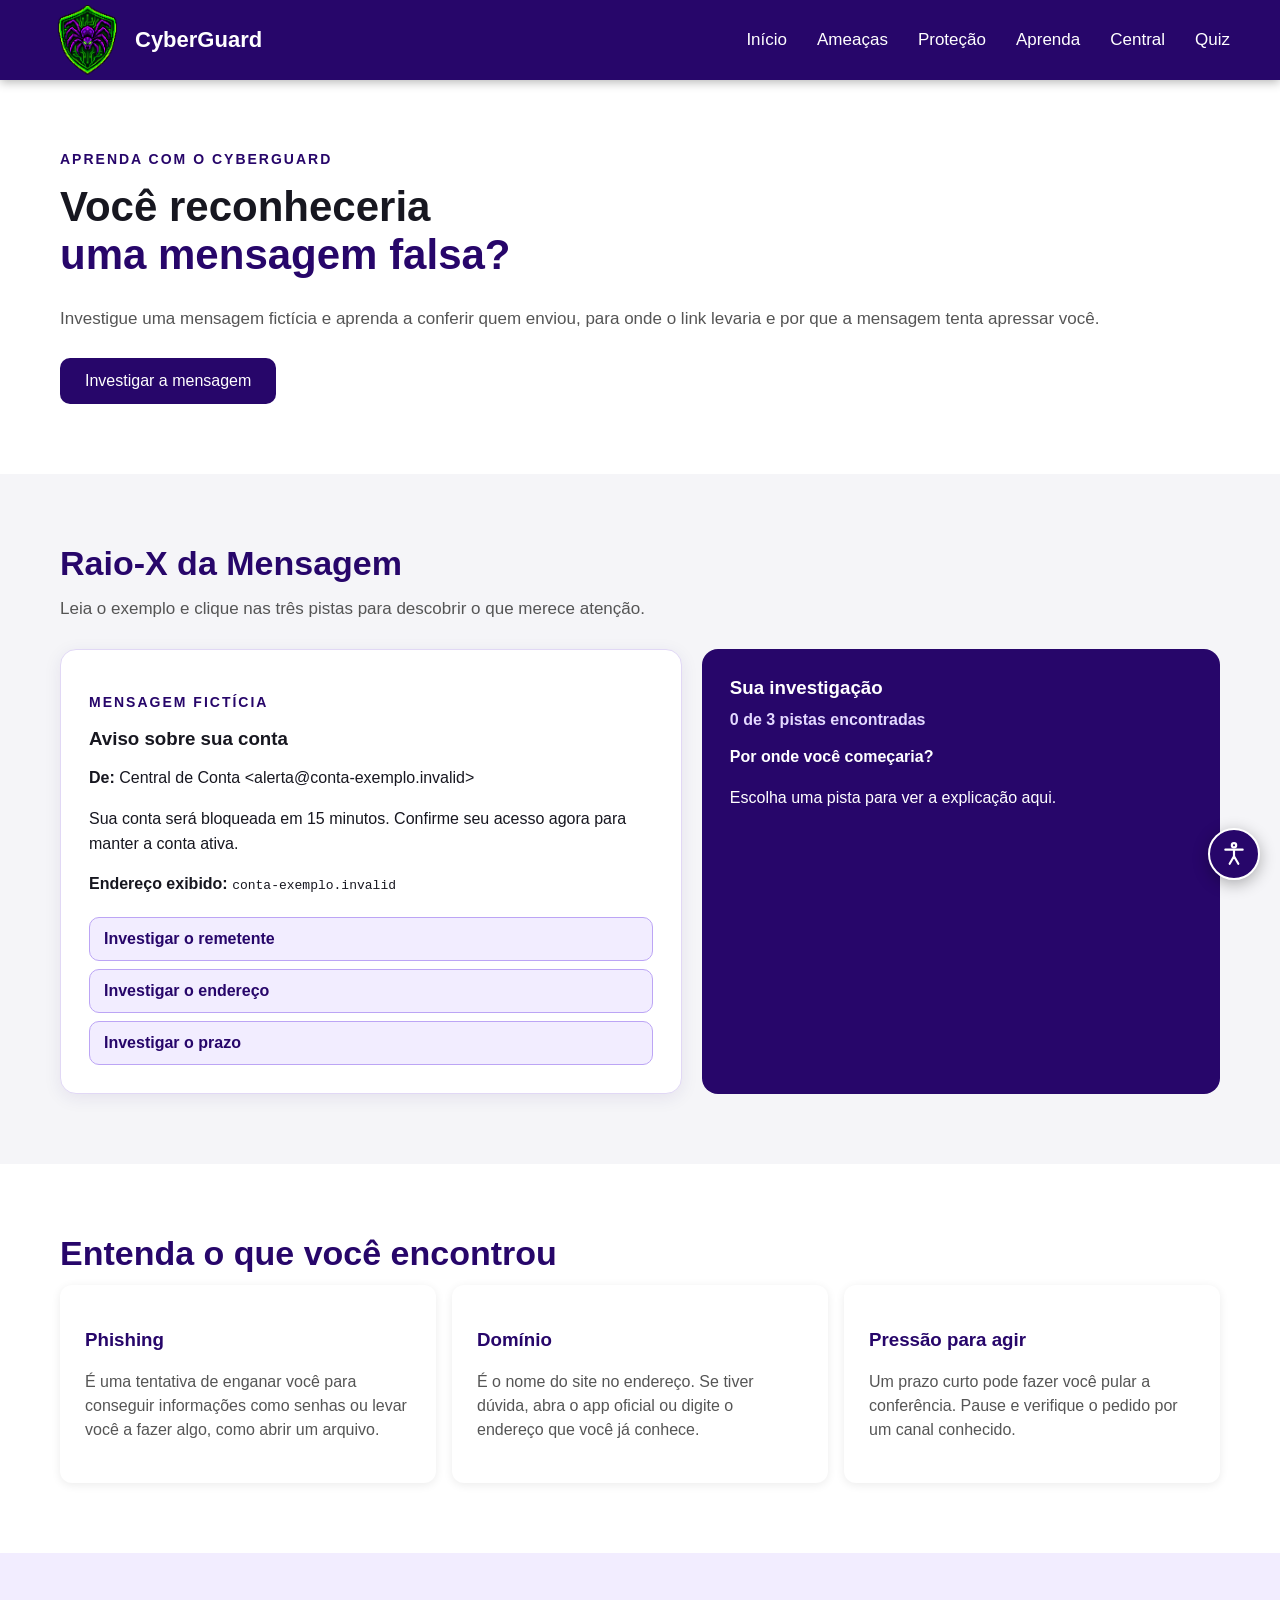
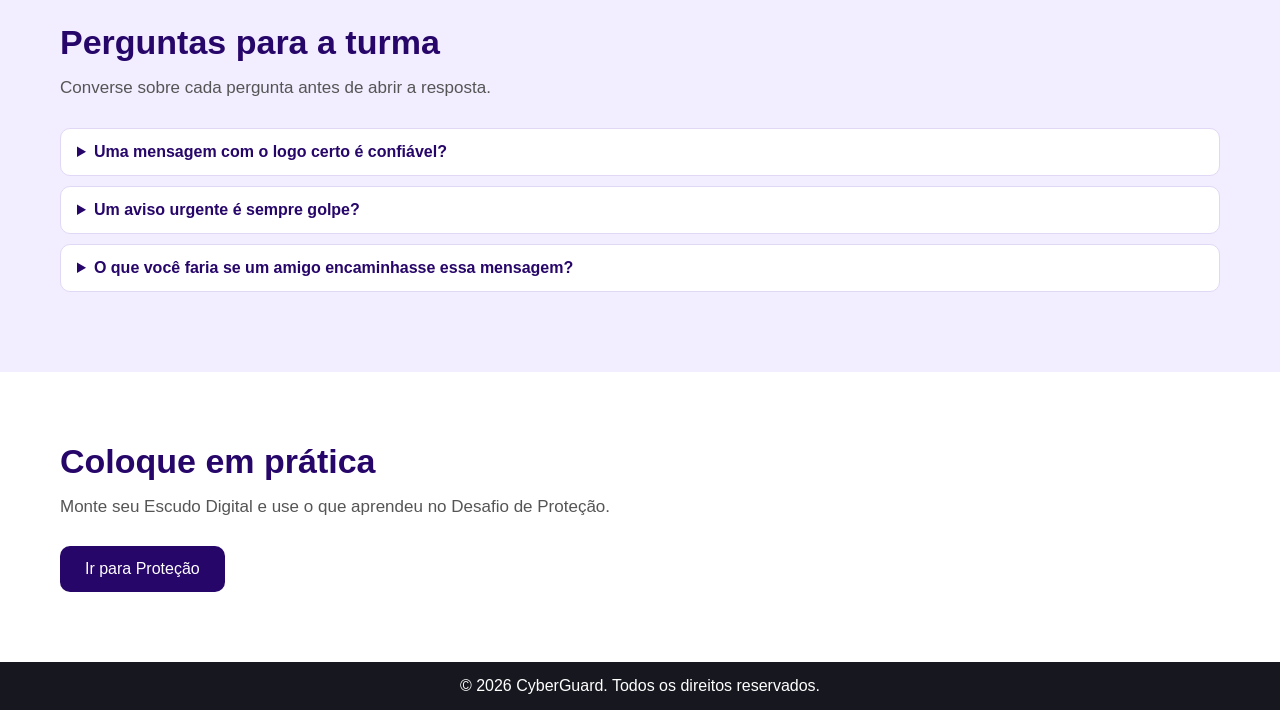
<file: src/aprenda.html>
<!DOCTYPE html>
<html lang="pt-BR">
<head>
    <meta charset="UTF-8">
    <meta name="viewport" content="width=device-width, initial-scale=1.0">
    <title>Aprenda sobre Segurança Digital | CyberGuard</title>
    <link rel="icon" type="image/png" href="imagens/logo.png">
    <link rel="stylesheet" href="../style.css">

    <style>
        .aprenda {
            --roxo: #27066a;
            --roxo-escuro: #1d054f;
            --lilas: #bca5f5;
            --lilas-claro: #f2edff;
        }

        .aprenda .botao-principal:hover,
        .aprenda .botao-principal:focus-visible {
            background-color: var(--roxo-escuro);
            color: #fff;
        }

        .aprenda :is(a, button, summary):focus-visible {
            outline: 3px solid var(--roxo);
            outline-offset: 4px;
        }

        .aprenda-secao {
            padding: clamp(32px, 6vw, 70px) clamp(20px, 5vw, 50px);
        }

        .aprenda-secao > .conteudo {
            max-width: 1160px;
            margin-inline: auto;
        }

        .aprenda-secao h2 {
            color: var(--roxo);
            margin: 0 0 12px;
            font-size: clamp(24px, 4vw, 34px);
        }

        .aprenda-secao .texto-introducao {
            margin-top: 0;
        }

        .aprenda .raio-x {
            background: #f5f5f8;
        }

        .aprenda .laboratorio {
            display: grid;
            grid-template-columns: 1.2fr 1fr;
            gap: 20px;
            align-items: stretch;
        }

        .aprenda .mensagem,
        .aprenda .analise {
            padding: clamp(18px, 3vw, 28px);
            border-radius: 16px;
            min-width: 0;
        }

        .aprenda .mensagem {
            background: #fff;
            border: 1px solid #e1d8f5;
            box-shadow: 0 4px 18px rgba(39, 6, 106, .08);
        }

        .aprenda .mensagem h3,
        .aprenda .analise h3 {
            margin: 0 0 12px;
        }

        .aprenda .mensagem p,
        .aprenda .analise p {
            line-height: 1.55;
        }

        .aprenda .mensagem p {
            overflow-wrap: anywhere;
        }

        .aprenda .pistas {
            display: grid;
            gap: 8px;
            margin-top: 20px;
        }

        .aprenda .pista,
        .aprenda .reiniciar {
            font: inherit;
            cursor: pointer;
        }

        .aprenda .pista {
            min-height: 44px;
            padding: 10px 14px;
            border: 1px solid var(--lilas);
            border-radius: 10px;
            background: var(--lilas-claro);
            color: var(--roxo);
            text-align: left;
            font-weight: 700;
            transition: background-color .18s ease, transform .18s ease;
        }

        .aprenda .pista:hover,
        .aprenda .pista[aria-pressed="true"] {
            background: var(--roxo-escuro);
            color: #fff;
        }

        .aprenda .pista:hover {
            transform: translateY(-2px);
        }

        .aprenda .analise {
            background: var(--roxo);
            color: #fff;
        }

        .aprenda .contador {
            display: block;
            margin-bottom: 14px;
            color: #e3d8ff;
            font-weight: 700;
        }

        .aprenda .reiniciar {
            min-height: 44px;
            padding: 8px 14px;
            margin-top: 8px;
            border: 1px solid var(--lilas);
            border-radius: 10px;
            background: transparent;
            color: #fff;
        }

        .aprenda .reiniciar:hover {
            background: var(--roxo-escuro);
        }

        .aprenda .reiniciar:focus-visible {
            outline-color: #fff;
        }

        .aprenda .conceitos {
            display: grid;
            grid-template-columns: repeat(3, minmax(0, 1fr));
            gap: 16px;
        }

        .aprenda .conceitos .cartao:hover {
            transform: none;
        }

        .aprenda .perguntas {
            background: var(--lilas-claro);
        }

        .aprenda details {
            margin-block: 10px;
            padding: 0 16px;
            border: 1px solid #e1d8f5;
            border-radius: 10px;
            background: #fff;
        }

        .aprenda summary {
            padding: 14px 0;
            color: var(--roxo);
            font-weight: 700;
            cursor: pointer;
        }

        .aprenda details p {
            margin: 0 0 16px;
            line-height: 1.6;
        }

        .aprenda [hidden] {
            display: none;
        }

        @media (max-width: 760px) {
            .aprenda .laboratorio,
            .aprenda .conceitos {
                grid-template-columns: 1fr;
            }
        }

        @media (prefers-reduced-motion: reduce) {
            .aprenda .pista,
            .aprenda .botao-principal {
                transition: none;
            }

            .aprenda .pista:hover {
                transform: none;
            }
        }

        /* Cores compartilhadas com os temas de acessibilidade do site. */
        :is([data-tema="escuro"], [data-tema="contraste"]) .aprenda {
            --roxo: var(--primaria);
            --roxo-escuro: var(--primaria);
            --lilas: var(--borda);
            --lilas-claro: var(--superficie-alt);
        }

        :is([data-tema="escuro"], [data-tema="contraste"]) .aprenda .raio-x {
            background: var(--superficie-alt);
        }

        :is([data-tema="escuro"], [data-tema="contraste"]) .aprenda
            :is(.mensagem, .analise, details) {
            background: var(--superficie);
            color: var(--texto);
            border: 1px solid var(--borda);
        }

        :is([data-tema="escuro"], [data-tema="contraste"]) .aprenda .mensagem {
            box-shadow: var(--sombra);
        }

        :is([data-tema="escuro"], [data-tema="contraste"]) .aprenda .contador {
            color: var(--texto-suave);
        }

        :is([data-tema="escuro"], [data-tema="contraste"]) .aprenda .reiniciar {
            color: var(--texto);
        }

        :is([data-tema="escuro"], [data-tema="contraste"]) .aprenda
            :is(.botao-principal:hover, .botao-principal:focus-visible,
                .pista:hover, .pista[aria-pressed="true"], .reiniciar:hover) {
            background: var(--primaria);
            color: var(--fundo);
        }

        :is([data-tema="escuro"], [data-tema="contraste"]) .aprenda .reiniciar:focus-visible {
            outline-color: var(--primaria);
        }
    </style>
</head>

<body>
    <header>
        <nav class="menu-principal" aria-label="Menu principal">
            <div class="marca">
                <img src="imagens/logo.png" alt="" class="logo">
                <span class="nome-marca">CyberGuard</span>
            </div>

            <ul class="links-menu">
                <li><a href="../index.html#inicio">Início</a></li>
                <li><a href="ameacas.html#ameacas">Ameaças</a></li>
                <li><a href="protecao.html#protecao">Proteção</a></li>
                <li><a href="#aprenda" aria-current="page">Aprenda</a></li>
                <li><a href="central.html#central">Central</a></li>
                <li><a href="quiz.html#quiz">Quiz</a></li>
            </ul>
        </nav>
    </header>

    <main class="aprenda" id="aprenda">
        <section class="aprenda-secao" aria-labelledby="titulo-aprenda">
            <div class="conteudo">
                <span class="etiqueta-secao">APRENDA COM O CYBERGUARD</span>
                <h1 id="titulo-aprenda" class="titulo-principal">
                    Você reconheceria <span>uma mensagem falsa?</span>
                </h1>
                <p class="texto-introducao">
                    Investigue uma mensagem fictícia e aprenda a conferir quem enviou,
                    para onde o link levaria e por que a mensagem tenta apressar você.
                </p>
                <a class="botao-principal" href="#raio-x">Investigar a mensagem</a>
            </div>
        </section>

        <section class="aprenda-secao raio-x" id="raio-x" aria-labelledby="titulo-raio-x">
            <div class="conteudo">
                <h2 id="titulo-raio-x">Raio-X da Mensagem</h2>
                <p class="texto-introducao">
                    Leia o exemplo e clique nas três pistas para descobrir o que merece atenção.
                </p>

                <div class="laboratorio">
                    <article class="mensagem" aria-labelledby="titulo-mensagem">
                        <p class="etiqueta-secao">MENSAGEM FICTÍCIA</p>
                        <h3 id="titulo-mensagem">Aviso sobre sua conta</h3>
                        <p><strong>De:</strong> Central de Conta &lt;alerta@conta-exemplo.invalid&gt;</p>
                        <p>
                            Sua conta será bloqueada em 15 minutos. Confirme seu acesso
                            agora para manter a conta ativa.
                        </p>
                        <p><strong>Endereço exibido:</strong> <code>conta-exemplo.invalid</code></p>

                        <div class="pistas" role="group" aria-label="Pistas da mensagem" hidden>
                            <button class="pista" type="button" data-pista="remetente" aria-pressed="false">
                                Investigar o remetente
                            </button>
                            <button class="pista" type="button" data-pista="endereco" aria-pressed="false">
                                Investigar o endereço
                            </button>
                            <button class="pista" type="button" data-pista="urgencia" aria-pressed="false">
                                Investigar o prazo
                            </button>
                        </div>
                    </article>

                    <article class="analise" aria-labelledby="titulo-analise">
                        <h3 id="titulo-analise">Sua investigação</h3>
                        <div role="status" aria-atomic="true">
                            <span class="contador" id="contador-pistas">0 de 3 pistas encontradas</span>
                            <p><strong id="nome-pista">Por onde você começaria?</strong></p>
                            <p id="descricao-pista">Escolha uma pista para ver a explicação aqui.</p>
                        </div>
                        <button class="reiniciar" type="button" id="reiniciar-analise" hidden>
                            Recomeçar análise
                        </button>
                    </article>
                </div>

                <noscript>
                    <p>
                        As três pistas são o endereço do remetente, o domínio exibido e
                        o prazo de 15 minutos. Diante de um aviso inesperado, confira pelo
                        aplicativo ou site oficial.
                    </p>
                </noscript>
            </div>
        </section>

        <section class="aprenda-secao" aria-labelledby="titulo-conceitos">
            <div class="conteudo">
                <h2 id="titulo-conceitos">Entenda o que você encontrou</h2>
                <div class="conceitos">
                    <article class="cartao">
                        <h3>Phishing</h3>
                        <p>
                            É uma tentativa de enganar você para conseguir informações como
                            senhas ou levar você a fazer algo, como abrir um arquivo.
                        </p>
                    </article>
                    <article class="cartao">
                        <h3>Domínio</h3>
                        <p>
                            É o nome do site no endereço. Se tiver dúvida, abra o app
                            oficial ou digite o endereço que você já conhece.
                        </p>
                    </article>
                    <article class="cartao">
                        <h3>Pressão para agir</h3>
                        <p>
                            Um prazo curto pode fazer você pular a conferência.
                            Pause e verifique o pedido por um canal conhecido.
                        </p>
                    </article>
                </div>
            </div>
        </section>

        <section class="aprenda-secao perguntas" aria-labelledby="titulo-perguntas">
            <div class="conteudo">
                <h2 id="titulo-perguntas">Perguntas para a turma</h2>
                <p class="texto-introducao">
                    Converse sobre cada pergunta antes de abrir a resposta.
                </p>

                <details>
                    <summary>Uma mensagem com o logo certo é confiável?</summary>
                    <p>
                        Uma imagem do logo pode ser copiada. Confira o endereço do
                        remetente e procure o aviso pelo canal oficial.
                    </p>
                </details>

                <details>
                    <summary>Um aviso urgente é sempre golpe?</summary>
                    <p>
                        Avisos legítimos também podem ser urgentes. Abra o app ou site
                        oficial por conta própria e veja se o aviso aparece lá.
                    </p>
                </details>

                <details>
                    <summary>O que você faria se um amigo encaminhasse essa mensagem?</summary>
                    <p>
                        Eu conferiria o aviso pelo canal oficial antes de repassar e
                        avisaria o amigo de que a mensagem merece uma checagem.
                    </p>
                </details>
            </div>
        </section>

        <section class="aprenda-secao" aria-labelledby="titulo-pratica">
            <div class="conteudo">
                <h2 id="titulo-pratica">Coloque em prática</h2>
                <p class="texto-introducao">
                    Monte seu Escudo Digital e use o que aprendeu no Desafio de Proteção.
                </p>
                <a class="botao-principal" href="protecao.html#protecao">Ir para Proteção</a>
            </div>
        </section>
    </main>

    <footer class="rodape">
        <p>&copy; <span id="ano-copyright"></span> CyberGuard. Todos os direitos reservados.</p>
    </footer>

    <script src="../app.js"></script>
    <script>
        (() => {
            const explicacoes = {
                remetente: {
                    titulo: "Confira o endereço do remetente",
                    texto: "O nome “Central de Conta” pode ser escolhido por quem envia. Confira o endereço completo e procure o aviso pelo canal oficial."
                },
                endereco: {
                    titulo: "Confira o domínio",
                    texto: "Um endereço parecido com o oficial pode confundir. Neste exemplo, o domínio é fictício. Na vida real, abra o aplicativo oficial por conta própria."
                },
                urgencia: {
                    titulo: "Desconfie da pressão para agir",
                    texto: "O prazo de 15 minutos tenta fazer você agir sem conferir. Mesmo que pareça urgente, verifique o aviso por um canal que você já conhece."
                }
            };

            const grupo = document.querySelector(".aprenda .pistas");
            const botoes = grupo.querySelectorAll("button[data-pista]");
            const contador = document.getElementById("contador-pistas");
            const nome = document.getElementById("nome-pista");
            const descricao = document.getElementById("descricao-pista");
            const reiniciar = document.getElementById("reiniciar-analise");
            const encontradas = new Set();

            botoes.forEach(botao => {
                botao.addEventListener("click", () => {
                    const pista = botao.dataset.pista;
                    encontradas.add(pista);

                    botoes.forEach(opcao => {
                        opcao.setAttribute("aria-pressed", String(opcao === botao));
                    });

                    contador.textContent = `${encontradas.size} de ${botoes.length} pistas encontradas`;
                    nome.textContent = explicacoes[pista].titulo;
                    descricao.textContent = explicacoes[pista].texto;

                    if (encontradas.size === botoes.length) {
                        descricao.textContent += " Análise completa: confira o remetente, o domínio e qualquer pressão para agir.";
                    }

                    reiniciar.hidden = false;
                });
            });

            reiniciar.addEventListener("click", () => {
                encontradas.clear();
                botoes.forEach(botao => botao.setAttribute("aria-pressed", "false"));
                contador.textContent = `0 de ${botoes.length} pistas encontradas`;
                nome.textContent = "Por onde você começaria?";
                descricao.textContent = "Escolha uma pista para ver a explicação aqui.";
                reiniciar.hidden = true;
                botoes[0].focus();
            });

            grupo.hidden = false;
        })();
    </script>
</body>
</html>
</file>
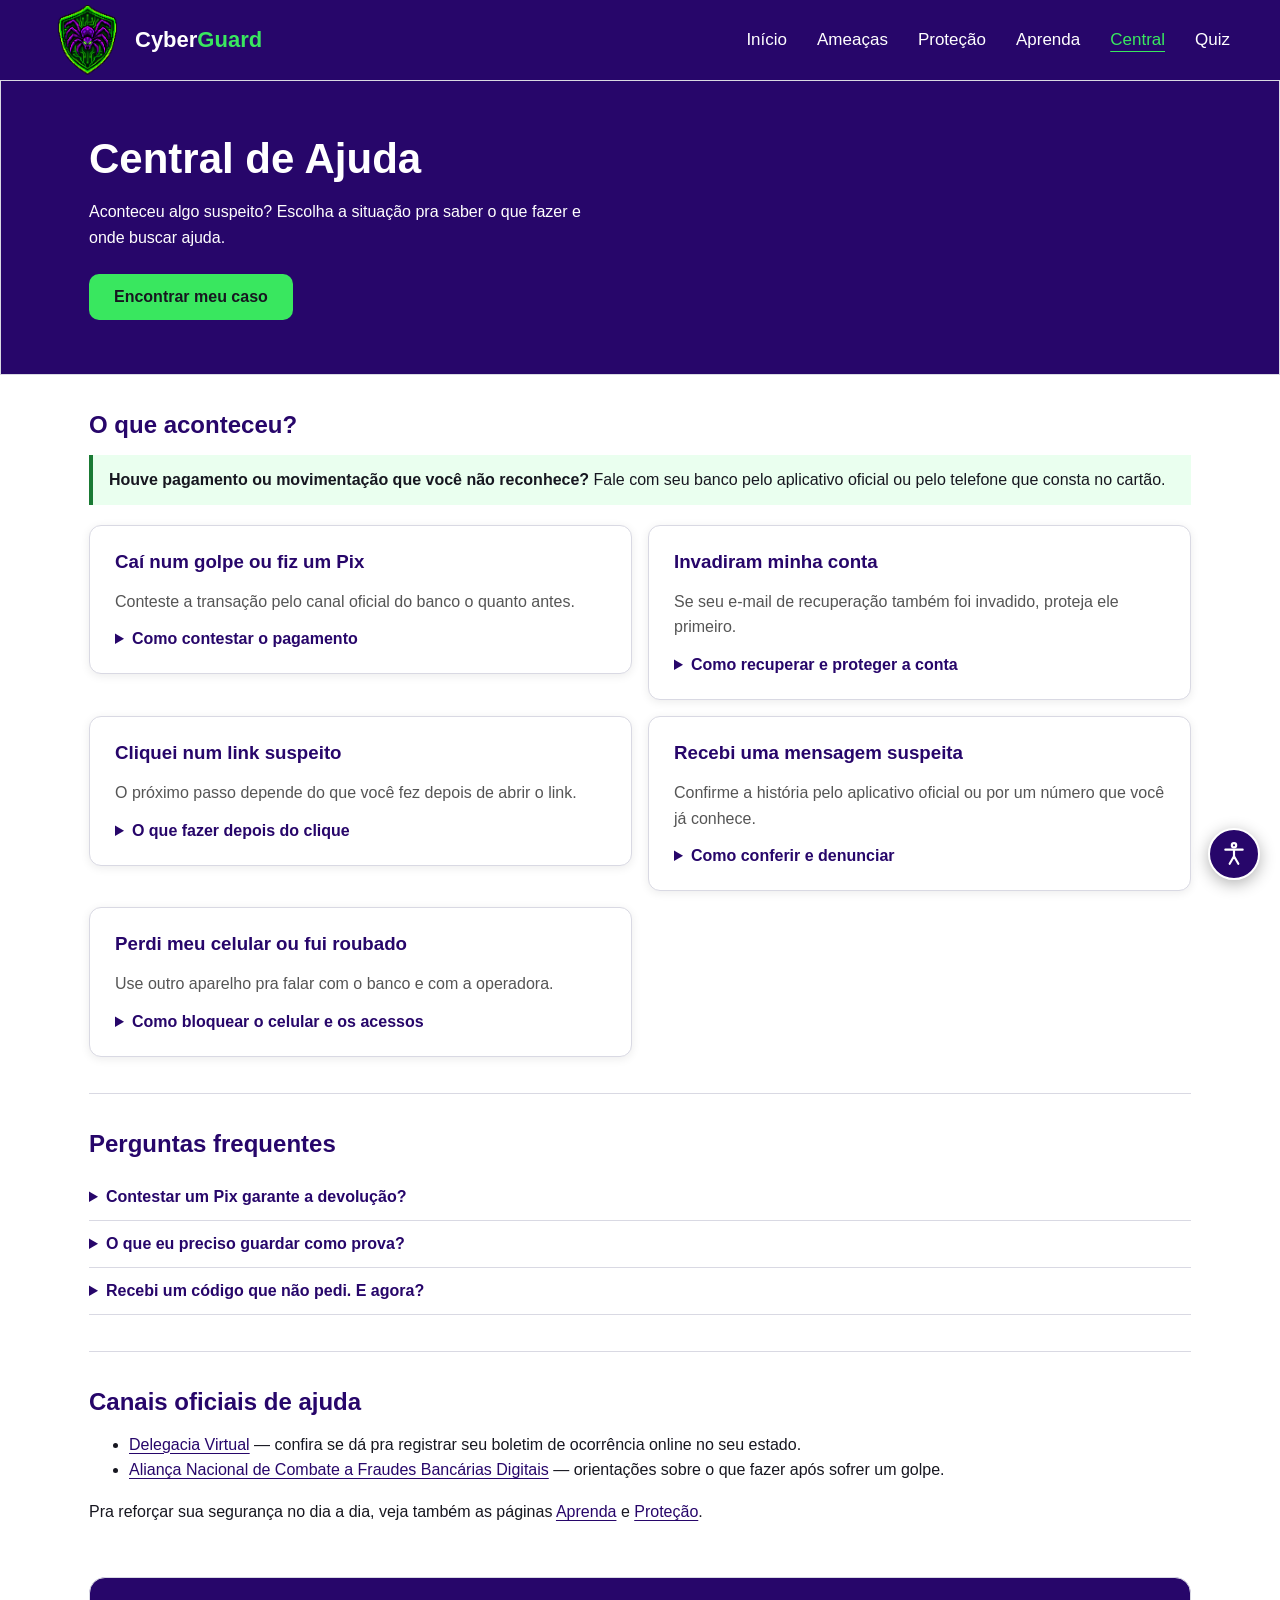
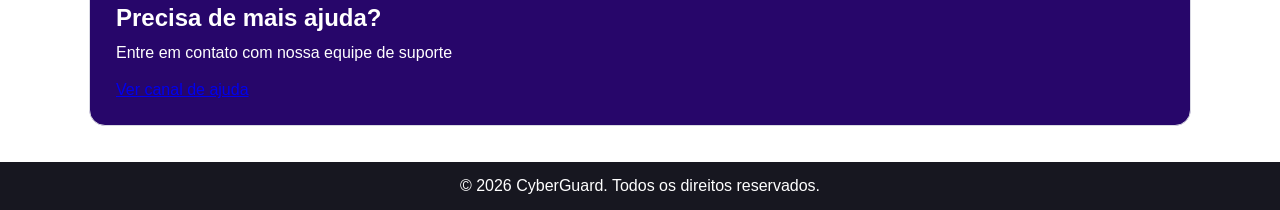
<file: src/central.html>
<!DOCTYPE html>
<html lang="pt-BR">
<head>
    <meta charset="UTF-8">
    <meta name="viewport" content="width=device-width, initial-scale=1.0">
    <meta name="description" content="Saiba o que fazer em caso de golpe, conta invadida, link suspeito ou roubo de celular.">
    <title>Central de Ajuda | CyberGuard</title>
    <link rel="icon" type="image/png" href="imagens/logo.png">
    <link rel="stylesheet" href="../style.css">
</head>
<body class="pagina-central">
    <header>
        <nav class="menu-principal" aria-label="Menu principal">
            <div class="marca">
                <img src="imagens/logo.png" alt="" class="logo">
                <h3><span class="nome-marca">Cyber</span><span class="nome-marca-destaque">Guard</span></h3>
            </div>
            <ul class="links-menu">
                <li><a href="../index.html#inicio">Início</a></li>
                <li><a href="ameacas.html#ameacas">Ameaças</a></li>
                <li><a href="protecao.html">Proteção</a></li>
                <li><a href="aprenda.html#aprenda">Aprenda</a></li>
                <li><a href="#central" aria-current="page">Central</a></li>
                <li><a href="quiz.html#quiz">Quiz</a></li>
            </ul>
        </nav>
    </header>

    <main id="central">
        <section class="central-topo" aria-labelledby="titulo-central">
            <div class="central-limite">
                <h1 id="titulo-central">Central de Ajuda</h1>
                <p>Aconteceu algo suspeito? Escolha a situação pra saber o que fazer e onde buscar ajuda.</p>
                <a class="botao-principal" href="#situacoes">Encontrar meu caso</a>
            </div>
        </section>

        <div class="central-limite">
            <section id="situacoes" class="central-secao" aria-labelledby="titulo-situacoes">
                <h2 id="titulo-situacoes">O que aconteceu?</h2>
                <p class="central-primeiros-passos"><strong>Houve pagamento ou movimentação que você não reconhece?</strong> Fale com seu banco pelo aplicativo oficial ou pelo telefone que consta no cartão.</p>

                <div class="central-casos">
                    <article class="cartao" aria-labelledby="titulo-pix">
                        <h3 id="titulo-pix">Caí num golpe ou fiz um Pix</h3>
                        <p>Conteste a transação pelo canal oficial do banco o quanto antes.</p>
                        <details>
                            <summary>Como contestar o pagamento</summary>
                            <ol>
                                <li>Se foi Pix, abra a transação no app do banco e procure a opção de contestar. Informe que houve golpe e solicite a análise pelo Mecanismo Especial de Devolução (MED).</li>
                                <li>Se foi no cartão, peça o bloqueio e conteste as compras que você não reconhece.</li>
                                <li>Guarde o comprovante, as conversas e o protocolo do atendimento. Registre um boletim de ocorrência com essas informações.</li>
                            </ol>
                            <a href="https://www.bcb.gov.br/meubc/faqs/p/o-que-e-e-como-funciona-o-mecanismo-especial-de-devolucao-med">Entenda o MED no Banco Central</a>
                        </details>
                    </article>

                    <article class="cartao" aria-labelledby="titulo-conta">
                        <h3 id="titulo-conta">Invadiram minha conta</h3>
                        <p>Se seu e-mail de recuperação também foi invadido, proteja ele primeiro.</p>
                        <details>
                            <summary>Como recuperar e proteger a conta</summary>
                            <ol>
                                <li>Em um aparelho confiável, abra o site ou aplicativo oficial. Se perdeu o acesso, use a opção de recuperação.</li>
                                <li>Quando recuperar a conta, troque a senha se o serviço usar uma. Revise os dispositivos conectados, encerre sessões que você não reconhece e confira o e-mail e o telefone de recuperação.</li>
                                <li>Ative a verificação em duas etapas. Se alguém usou sua conta pra pedir dinheiro, avise seus contatos por outro canal.</li>
                            </ol>
                            <ul>
                                <li><a href="https://faq.whatsapp.com/1131652977717250/">Recuperar conta do WhatsApp</a></li>
                                <li><a href="https://www.instagram.com/hacked/">Recuperar conta do Instagram</a></li>
                                <li><a href="https://support.google.com/accounts/answer/6294825?hl=pt-BR">Recuperar conta do Google ou Gmail</a></li>
                            </ul>
                        </details>
                    </article>

                    <article class="cartao" aria-labelledby="titulo-link">
                        <h3 id="titulo-link">Cliquei num link suspeito</h3>
                        <p>O próximo passo depende do que você fez depois de abrir o link.</p>
                        <details>
                            <summary>O que fazer depois do clique</summary>
                            <ul>
                                <li><strong>Só abriu a página?</strong> Feche a aba, recuse pedidos de permissão e confira se o navegador baixou algum arquivo.</li>
                                <li><strong>Digitou uma senha ou código?</strong> Acesse o serviço oficial por outro aparelho confiável. Troque a senha, revise os acessos e mude a mesma senha onde ela tiver sido repetida.</li>
                                <li><strong>Baixou um arquivo?</strong> Se ainda estiver fechado, deixe-o assim. Se abriu um arquivo ou instalou um app suspeito, evite usar o aparelho pra entrar em contas e procure ajuda pra verificá-lo. No Windows, faça uma verificação completa com o antivírus atualizado.</li>
                            </ul>
                            <a href="https://support.microsoft.com/pt-br/defender/antivirus-and-antimalware-software-faq">Orientações da Microsoft sobre antivírus</a>
                        </details>
                    </article>

                    <article class="cartao" aria-labelledby="titulo-mensagem">
                        <h3 id="titulo-mensagem">Recebi uma mensagem suspeita</h3>
                        <p>Confirme a história pelo aplicativo oficial ou por um número que você já conhece.</p>
                        <details>
                            <summary>Como conferir e denunciar</summary>
                            <ol>
                                <li>Evite abrir links, ligar para números da mensagem ou enviar códigos de verificação.</li>
                                <li>Se alguém pediu dinheiro em nome de um amigo ou familiar, ligue para o número que você já tinha salvo.</li>
                                <li>Guarde o que for importante pra denúncia. Use a opção de denunciar da plataforma e bloqueie o contato.</li>
                            </ol>
                        </details>
                    </article>

                    <article class="cartao" aria-labelledby="titulo-celular">
                        <h3 id="titulo-celular">Perdi meu celular ou fui roubado</h3>
                        <p>Use outro aparelho pra falar com o banco e com a operadora.</p>
                        <details>
                            <summary>Como bloquear o celular e os acessos</summary>
                            <ol>
                                <li>Avise o banco e peça orientação pra bloquear o acesso pelo aparelho perdido. Peça à operadora o bloqueio da linha.</li>
                                <li>Use o recurso oficial de localização do aparelho pra bloqueá-lo. Você também pode emitir um alerta pelo Celular Seguro.</li>
                                <li>Revise os acessos das suas contas, começando pelo e-mail. Em caso de roubo ou furto, registre um boletim de ocorrência.</li>
                            </ol>
                            <a href="https://www.gov.br/mj/pt-br/acesso-a-informacao/acoes-e-programas/sofri-um-golpe-e-agora/levaram-meu-celular/">Orientações do Ministério da Justiça pra celular roubado</a>
                        </details>
                    </article>
                </div>
            </section>

            <section class="central-secao central-faq" aria-labelledby="titulo-faq">
                <h2 id="titulo-faq">Perguntas frequentes</h2>
                <details>
                    <summary>Contestar um Pix garante a devolução?</summary>
                    <p>O banco analisa o caso pelo MED. A devolução pode ser total, parcial ou não ocorrer, dependendo da análise e do dinheiro disponível nas contas envolvidas. <a href="https://www.bcb.gov.br/meubc/faqs/p/o-que-e-e-como-funciona-o-mecanismo-especial-de-devolucao-med">Veja as regras do Banco Central</a>.</p>
                </details>
                <details>
                    <summary>O que eu preciso guardar como prova?</summary>
                    <p>Guarde prints das conversas, nome do perfil ou número de telefone, data e horário, comprovantes e protocolos. Compartilhe esses dados só com os canais oficiais envolvidos.</p>
                </details>
                <details>
                    <summary>Recebi um código que não pedi. E agora?</summary>
                    <p>Não repasse o código nem aprove um login que você não iniciou. Abra o aplicativo oficial pra conferir acessos e dispositivos conectados.</p>
                </details>
            </section>

           <section id="canais" class="central-secao" aria-labelledby="titulo-canais">
                <h2 id="titulo-canais">Canais oficiais de ajuda</h2>
                <ul>
                    <li><a href="https://delegaciavirtual.sinesp.gov.br/portal/home">Delegacia Virtual</a> — confira se dá pra registrar seu boletim de ocorrência online no seu estado.</li>
                    <li><a href="https://www.gov.br/mj/pt-br/acesso-a-informacao/acoes-e-programas/sofri-um-golpe-e-agora">Aliança Nacional de Combate a Fraudes Bancárias Digitais</a> — orientações sobre o que fazer após sofrer um golpe.</li>
                </ul>
                <p>Pra reforçar sua segurança no dia a dia, veja também as páginas <a href="aprenda.html#aprenda">Aprenda</a> e <a href="protecao.html">Proteção</a>.</p>
            </section>

            <section class="central-ajuda" aria-labelledby="titulo-ajuda">
                <h2 id="titulo-ajuda">Precisa de mais ajuda?</h2>
                <p>Entre em contato com nossa equipe de suporte</p>
                <a class="botao-home" href="#canais">Ver canal de ajuda</a>
            </section>
        </div>
    </main>

    <footer class="rodape">
        <p>&copy; <span id="ano-copyright"></span> CyberGuard. Todos os direitos reservados.</p>
    </footer>
    <script src="../app.js"></script>
</body>
</html>
</file>
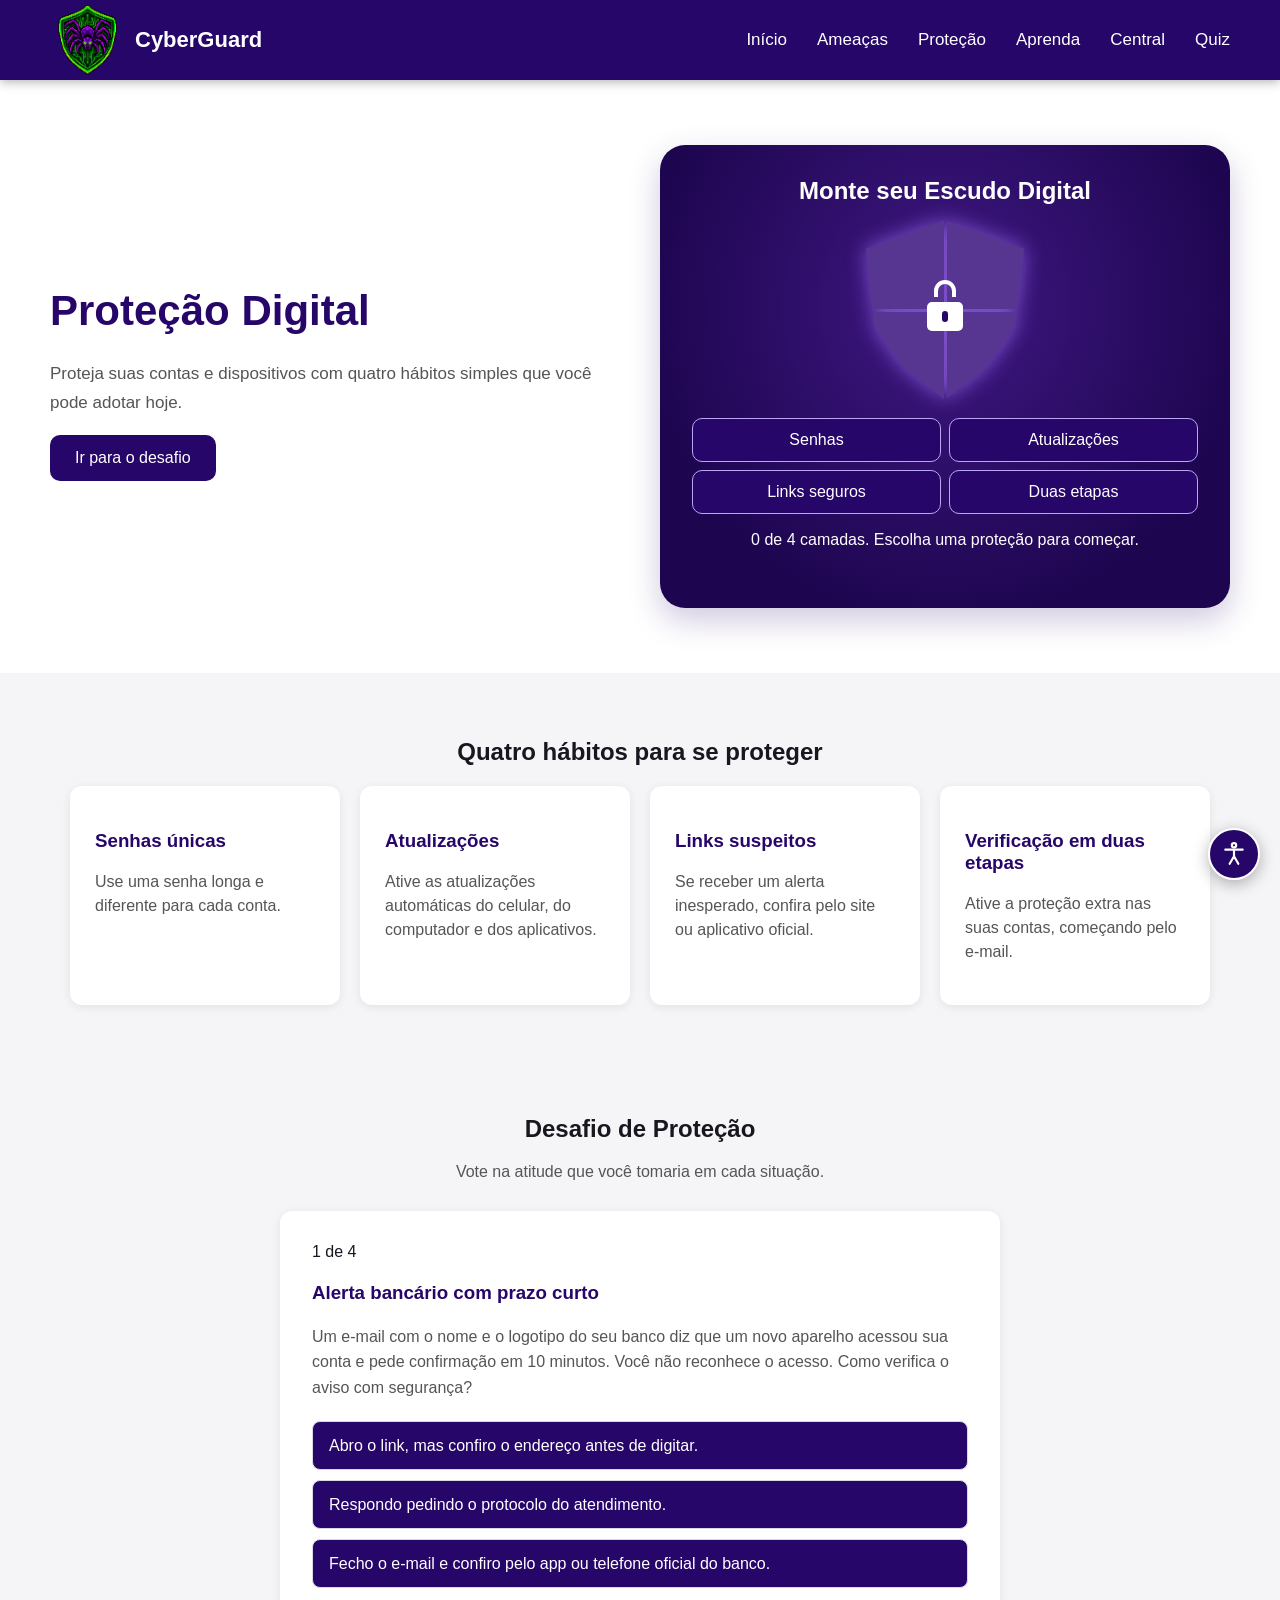
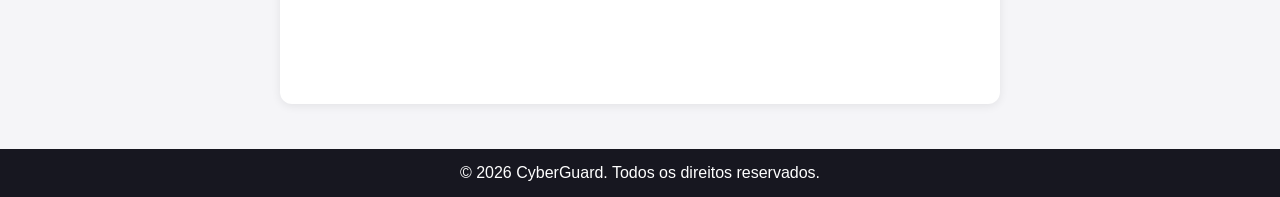
<file: src/protecao.html>
<!DOCTYPE html>
<html lang="pt-BR">
    <head>
        <meta charset="UTF-8">
        <meta http-equiv="Cache-Control" content="no-cache, no-store, must-revalidate">
        <meta http-equiv="Pragma" content="no-cache">
        <meta http-equiv="Expires" content="0">
        <title>Proteção Digital</title>
        <link rel="icon" type="image/png" href="imagens/logo.png">
        <link rel="stylesheet" href="../style.css">     
    </head>
    <body>
        <header>
            <nav class="menu-principal">
                <div class="marca">
                    <img src="imagens/logo.png"
                 alt="Logo CyberGuard"
                 class="logo">
                    <span class="nome-marca">CyberGuard</span>
                </div>
                <ul class="links-menu">
                    <li><a href="../index.html#inicio">Início</a></li>
                    <li><a href="ameacas.html#ameacas">Ameaças</a></li>
                    <li><a href="protecao.html#protecao">Proteção</a></li>
                    <li><a href="aprenda.html#aprenda">Aprenda</a></li>
                    <li><a href="central.html#central">Central</a></li>
                    <li><a href="quiz.html#quiz">Quiz</a></li>
                </ul>
            </nav>
        </header>
        <main>
        <section id="protecao" aria-labelledby="titulo-protecao">
            <div class="hero">
                <div class="hero-conteudo">
                    <h2 id="titulo-protecao" class="titulo">
                        <span>Proteção Digital</span>
                    </h2>
                    <p class="texto-central">
                        Proteja suas contas e dispositivos com quatro hábitos simples
                        que você pode adotar hoje.
                    </p>
                    <a class="botao-home" href="#desafio-protecao">
                        Ir para o desafio
                    </a>
                </div>

                <section class="escudo" aria-labelledby="titulo-escudo" hidden>
                    <h2 id="titulo-escudo">Monte seu Escudo Digital</h2>

                    <div class="escudo-forma" aria-hidden="true">
                        <div class="escudo-camadas">
                            <span></span><span></span><span></span><span></span>
                        </div>
                        <span class="escudo-cadeado"></span>
                    </div>

                    <div class="escudo-botoes" role="group" aria-label="Camadas de proteção">
                        <button type="button" aria-pressed="false"
                                data-dica="Use uma senha diferente para cada conta.">Senhas</button>
                        <button type="button" aria-pressed="false"
                                data-dica="Atualizações corrigem falhas nos seus dispositivos.">Atualizações</button>
                        <button type="button" aria-pressed="false"
                                data-dica="Confira alertas inesperados pelo site ou app oficial.">Links seguros</button>
                        <button type="button" aria-pressed="false" data-duas-etapas
                                data-dica="Uma segunda etapa ajuda a proteger sua conta mesmo se sua senha vazar.">Duas etapas</button>
                    </div>

                    <p class="escudo-status" role="status">
                        0 de 4 camadas. Escolha uma proteção para começar.
                    </p>

                    <a class="botao-home escudo-atalho" href="#desafio-protecao" hidden>
                        Testar meu escudo
                    </a>
                </section>
            </div>

            <div class="explorar">
                <h2>Quatro hábitos para se proteger</h2>

                <div class="cards">
                    <article class="card">
                        <h3>Senhas únicas</h3>
                        <p>Use uma senha longa e diferente para cada conta.</p>
                    </article>

                    <article class="card">
                        <h3>Atualizações</h3>
                        <p>Ative as atualizações automáticas do celular, do computador e dos aplicativos.</p>
                    </article>

                    <article class="card">
                        <h3>Links suspeitos</h3>
                        <p>Se receber um alerta inesperado, confira pelo site ou aplicativo oficial.</p>
                    </article>

                    <article class="card">
                        <h3>Verificação em duas etapas</h3>
                        <p>Ative a proteção extra nas suas contas, começando pelo e-mail.</p>
                    </article>
                </div>
            </div>
        </section>

        <style>
            #desafio-protecao .card {
                max-width: 720px;
                margin-inline: auto;
            }

            #desafio-protecao .card:hover {
                transform: none;
            }

            #desafio-protecao .opcoes {
                display: grid;
                gap: 10px;
                margin-block: 20px;
            }

            #desafio-protecao button {
                border: 0;
                font-family: inherit;
                text-align: left;
                cursor: pointer;
            }

            #desafio-protecao button[aria-pressed="true"] {
                box-shadow: inset 0 0 0 3px #BCA5F5;
            }

            #desafio-protecao [hidden] {
                display: none;
            }

            .escudo {
                min-width: 0;
                padding: clamp(18px, 3vw, 32px);
                border-radius: 25px;
                background: radial-gradient(ellipse at 50% 35%, #3f1883, #1d054f 76%);
                color: #fff;
                text-align: center;
                box-shadow: 0 12px 32px rgba(39, 6, 106, .22);
            }

            .escudo h2 {
                margin: 0 0 15px;
            }

            .escudo-forma {
                position: relative;
                display: grid;
                place-items: center;
                width: min(65%, 180px);
                aspect-ratio: 1;
                margin: 0 auto 18px;
                filter: drop-shadow(0 0 10px #8052ce);
                transition: filter .25s ease;
            }

            .escudo[data-completo] .escudo-forma {
                filter: drop-shadow(0 0 22px #bca5f5);
            }

            .escudo-camadas {
                position: absolute;
                inset: 0;
                display: grid;
                grid-template-columns: 1fr 1fr;
                gap: 3px;
                clip-path: polygon(
                    50% 0, 94% 16%, 89% 60%, 73% 82%,
                    50% 100%, 27% 82%, 11% 60%, 6% 16%
                );
            }

            .escudo-camadas span {
                background: #573691;
                transition: background-color .25s ease;
            }

            .escudo-camadas .ativa {
                background: #bca5f5;
            }

            .escudo-cadeado {
                position: relative;
                width: 36px;
                height: 29px;
                margin-top: 13px;
                border-radius: 5px;
                background: #fff;
            }

            .escudo-cadeado::before {
                content: "";
                position: absolute;
                left: 7px;
                bottom: 100%;
                width: 22px;
                height: 17px;
                box-sizing: border-box;
                border: 4px solid #fff;
                border-bottom: 0;
                border-radius: 15px 15px 0 0;
                transform: translateY(-5px);
                transition: transform .2s ease;
            }

            .escudo[data-cadeado-fechado] .escudo-cadeado::before {
                transform: translateY(0);
            }

            .escudo-cadeado::after {
                content: "";
                position: absolute;
                inset: 9px 15px;
                border-radius: 5px;
                background: #27066a;
            }

            .escudo-botoes {
                display: grid;
                grid-template-columns: repeat(2, minmax(0, 1fr));
                gap: 8px;
            }

            .escudo-botoes button {
                min-height: 44px;
                padding: 10px 5px;
                border: 1px solid #bca5f5;
                border-radius: 10px;
                background: #27066a;
                color: #fff;
                font: inherit;
                cursor: pointer;
                transition: transform .18s ease, background-color .18s ease;
            }

            .escudo-botoes button:hover {
                background: #1d054f;
                transform: translateY(-2px);
            }

            .escudo-botoes button[aria-pressed="true"] {
                background: #bca5f5;
                color: #1d054f;
            }

            .escudo-botoes button:focus-visible {
                outline: 2px solid #fff;
                outline-offset: 2px;
            }

            .escudo-status {
                min-height: 3em;
                margin: 14px 0 0;
                line-height: 1.45;
            }

            .escudo .escudo-atalho {
                margin-top: 12px;
                border: 1px solid #bca5f5;
            }

            .escudo .escudo-atalho[hidden] {
                display: none;
            }

            .escudo .escudo-atalho:hover,
            .escudo .escudo-atalho:focus-visible {
                background-color: #1d054f;
                color: #fff;
            }

            @media (prefers-reduced-motion: reduce) {
                .escudo-forma,
                .escudo-camadas span,
                .escudo-cadeado::before,
                .escudo-botoes button {
                    transition: none;
                }

                .escudo-botoes button:hover {
                    transform: none;
                }
            }
        </style>

        <section id="desafio-protecao" class="explorar" aria-labelledby="titulo-desafio">
            <h2 id="titulo-desafio">Desafio de Proteção</h2>
            <p>Vote na atitude que você tomaria em cada situação.</p>

            <noscript><p>Ative o JavaScript para participar do desafio.</p></noscript>

            <div class="card" id="cartao-desafio" hidden>
                <div id="cenario-protecao">
                    <span class="subtitulo" id="progresso-protecao"></span>
                    <h3 id="titulo-cenario" tabindex="-1"></h3>
                    <p id="descricao-cenario"></p>

                    <div class="opcoes" role="group" aria-labelledby="titulo-cenario">
                        <button class="botao-home" type="button" aria-pressed="false"></button>
                        <button class="botao-home" type="button" aria-pressed="false"></button>
                        <button class="botao-home" type="button" aria-pressed="false"></button>
                    </div>

                    <p role="status"><strong id="feedback-protecao"></strong></p>
                    <button class="botao-home" type="button" id="proximo-cenario" hidden></button>
                </div>

                <div id="resumo-protecao" hidden>
                    <h3 id="titulo-resumo" tabindex="-1">Três atitudes para se proteger</h3>
                    <ul>
                        <li>Confira alertas pelo aplicativo oficial do banco.</li>
                        <li>Use senhas diferentes e ative a verificação em duas etapas.</li>
                        <li>Confirme pedidos de Pix por um canal que você já conhece.</li>
                    </ul>
                    <button class="botao-home" type="button" id="reiniciar-desafio">
                        Jogar novamente
                    </button>
                </div>
            </div>
        </section>

        <script>
            (() => {
                const cenarios = [
                    {
                        titulo: "Alerta bancário com prazo curto",
                        descricao: "Um e-mail com o nome e o logotipo do seu banco diz que um novo aparelho acessou sua conta e pede confirmação em 10 minutos. Você não reconhece o acesso. Como verifica o aviso com segurança?",
                        opcoes: [
                            ["Abro o link, mas confiro o endereço antes de digitar.",
                             "Mesmo um endereço parecido pode esconder diferenças. Feche a mensagem e abra o aplicativo ou site do banco pelo caminho habitual."],
                            ["Respondo pedindo o protocolo do atendimento.",
                             "Uma resposta não confirma quem enviou o e-mail. Procure o aviso no aplicativo oficial ou ligue para o número do cartão."],
                            ["Fecho o e-mail e confiro pelo app ou telefone oficial do banco.",
                             "Boa decisão. Você evita o link recebido e confirma o alerta por um canal que já conhece."]
                        ]
                    },
                    {
                        titulo: "Uma senha reutilizada apareceu em um vazamento",
                        descricao: "Um aviso legítimo informa que a senha usada no e-mail também apareceu em um vazamento. Você reutilizou essa senha em outras contas. Qual plano reduz melhor o risco?",
                        opcoes: [
                            ["Troco primeiro a senha do e-mail em um dispositivo confiável; depois, as reutilizadas, encerro sessões e ativo a verificação em duas etapas.",
                             "Boa decisão. O e-mail pode recuperar outras contas. Senhas únicas, sessões encerradas e uma segunda etapa reduzem o risco em conjunto."],
                            ["Troco só a senha da conta que enviou o aviso e espero para ver se acontece algo.",
                             "As outras contas que reutilizam a senha continuam expostas. Troque também essas senhas, começando pelas contas importantes."],
                            ["Mantenho as senhas iguais e ativo a verificação em duas etapas apenas no e-mail.",
                             "A verificação extra ajuda, mas não substitui senhas únicas. Troque a senha em todas as contas onde ela foi reutilizada."]
                        ]
                    },
                    {
                        titulo: "Pedido de Pix vindo de um número novo",
                        descricao: "Um número novo usa a foto de uma pessoa conhecida e pede um Pix urgente. A mensagem cita um detalhe pessoal e diz que não pode atender uma ligação. Como confirma que o pedido é real?",
                        opcoes: [
                            ["Ligo para o número que eu já tinha salvo e confirmo pessoa, valor e destinatário antes de transferir.",
                             "Boa decisão. Use um contato conhecido e confirme os detalhes do pagamento antes de fazer qualquer transferência."],
                            ["Faço um Pix pequeno para testar se a pessoa responde.",
                             "Até um valor pequeno pode ir para o golpista. Confirme a identidade por um contato que você já tinha salvo."],
                            ["Faço uma pergunta pessoal pelo mesmo número para confirmar.",
                             "Quem controla o número pode inventar uma resposta. Ligue para o contato conhecido ou confirme pessoalmente."]
                        ]
                    },
                    {
                        titulo: "Chegou um pedido de aprovação que você não iniciou",
                        descricao: "Seu celular mostra uma solicitação de verificação em duas etapas durante uma reunião. Você não está tentando entrar na conta. Qual é a resposta mais segura?",
                        opcoes: [
                            ["Aprovo para parar as notificações e troco a senha depois.",
                             "A aprovação pode liberar o acesso naquele momento. Recuse o pedido e só então proteja a conta pelo site ou aplicativo oficial."],
                            ["Recuso, não compartilho códigos e verifico a conta pelo canal oficial.",
                             "Boa decisão. Recuse solicitações que não iniciou, nunca compartilhe códigos e revise sessões e senha pelo serviço oficial."],
                            ["Envio o código ao suporte que entrou em contato por mensagem.",
                             "Códigos de verificação são secretos. Não os envie a ninguém; entre em contato com o suporte pelo site ou app oficial."]
                        ]
                    }
                ];

                const cartao = document.getElementById("cartao-desafio");
                const cenario = document.getElementById("cenario-protecao");
                const progresso = document.getElementById("progresso-protecao");
                const titulo = document.getElementById("titulo-cenario");
                const descricao = document.getElementById("descricao-cenario");
                const feedback = document.getElementById("feedback-protecao");
                const proximo = document.getElementById("proximo-cenario");
                const resumo = document.getElementById("resumo-protecao");
                const tituloResumo = document.getElementById("titulo-resumo");
                const reiniciar = document.getElementById("reiniciar-desafio");
                const botoes = cenario.querySelectorAll("[aria-pressed]");
                let indice = 0;

                function exibirCenario() {
                    const atual = cenarios[indice];

                    resumo.hidden = true;
                    cenario.hidden = false;
                    progresso.textContent = (indice + 1) + " de " + cenarios.length;
                    titulo.textContent = atual.titulo;
                    descricao.textContent = atual.descricao;
                    feedback.textContent = "";
                    proximo.hidden = true;
                    proximo.disabled = false;
                    proximo.textContent = indice < cenarios.length - 1
                        ? "Próximo cenário"
                        : "Ver resumo";

                    botoes.forEach((botao, posicao) => {
                        botao.textContent = atual.opcoes[posicao][0];
                        botao.setAttribute("aria-pressed", "false");
                    });
                }

                botoes.forEach((botao, posicao) => {
                    botao.addEventListener("click", () => {
                        botoes.forEach((opcao) => {
                            opcao.setAttribute("aria-pressed", String(opcao === botao));
                        });
                        feedback.textContent = cenarios[indice].opcoes[posicao][1];
                        proximo.hidden = false;
                    });
                });

                proximo.addEventListener("click", () => {
                    if (proximo.disabled) return;
                    proximo.disabled = true;
                    indice += 1;

                    if (indice === cenarios.length) {
                        cenario.hidden = true;
                        resumo.hidden = false;
                        tituloResumo.focus();
                        return;
                    }

                    exibirCenario();
                    titulo.focus();
                });

                reiniciar.addEventListener("click", () => {
                    indice = 0;
                    exibirCenario();
                    titulo.focus();
                });

                exibirCenario();
                cartao.hidden = false;
            })();
        </script>

        <script>
            (() => {
                const escudo = document.querySelector(".escudo");
                if (!escudo) return;

                const botoes = [...escudo.querySelectorAll(".escudo-botoes button")];
                const camadas = escudo.querySelectorAll(".escudo-camadas span");
                const status = escudo.querySelector(".escudo-status");
                const duasEtapas = escudo.querySelector("[data-duas-etapas]");
                const atalho = escudo.querySelector(".escudo-atalho");

                botoes.forEach((botao, indice) => {
                    botao.addEventListener("click", () => {
                        const ativada = botao.getAttribute("aria-pressed") === "false";

                        botao.setAttribute("aria-pressed", String(ativada));
                        camadas[indice].classList.toggle("ativa", ativada);
                        escudo.toggleAttribute(
                            "data-cadeado-fechado",
                            duasEtapas.getAttribute("aria-pressed") === "true"
                        );

                        const total = botoes.filter(
                            opcao => opcao.getAttribute("aria-pressed") === "true"
                        ).length;

                        const completo = total === botoes.length;
                        escudo.toggleAttribute("data-completo", completo);
                        atalho.hidden = !completo;

                        const abertura = completo ? "Escudo completo! " : "";
                        const dica = ativada
                            ? botao.dataset.dica
                            : "Camada desativada na demonstração.";

                        status.textContent =
                            abertura + total + " de " + botoes.length + " camadas. " + dica;
                    });
                });

                escudo.hidden = false;
            })();
        </script>

        </main>
        <footer class="rodape">
            <p>&copy; <span id="ano-copyright"></span> CyberGuard. Todos os direitos reservados.</p>
        </footer>
        <script src="../app.js"></script>
    </body>
</html>
</file>
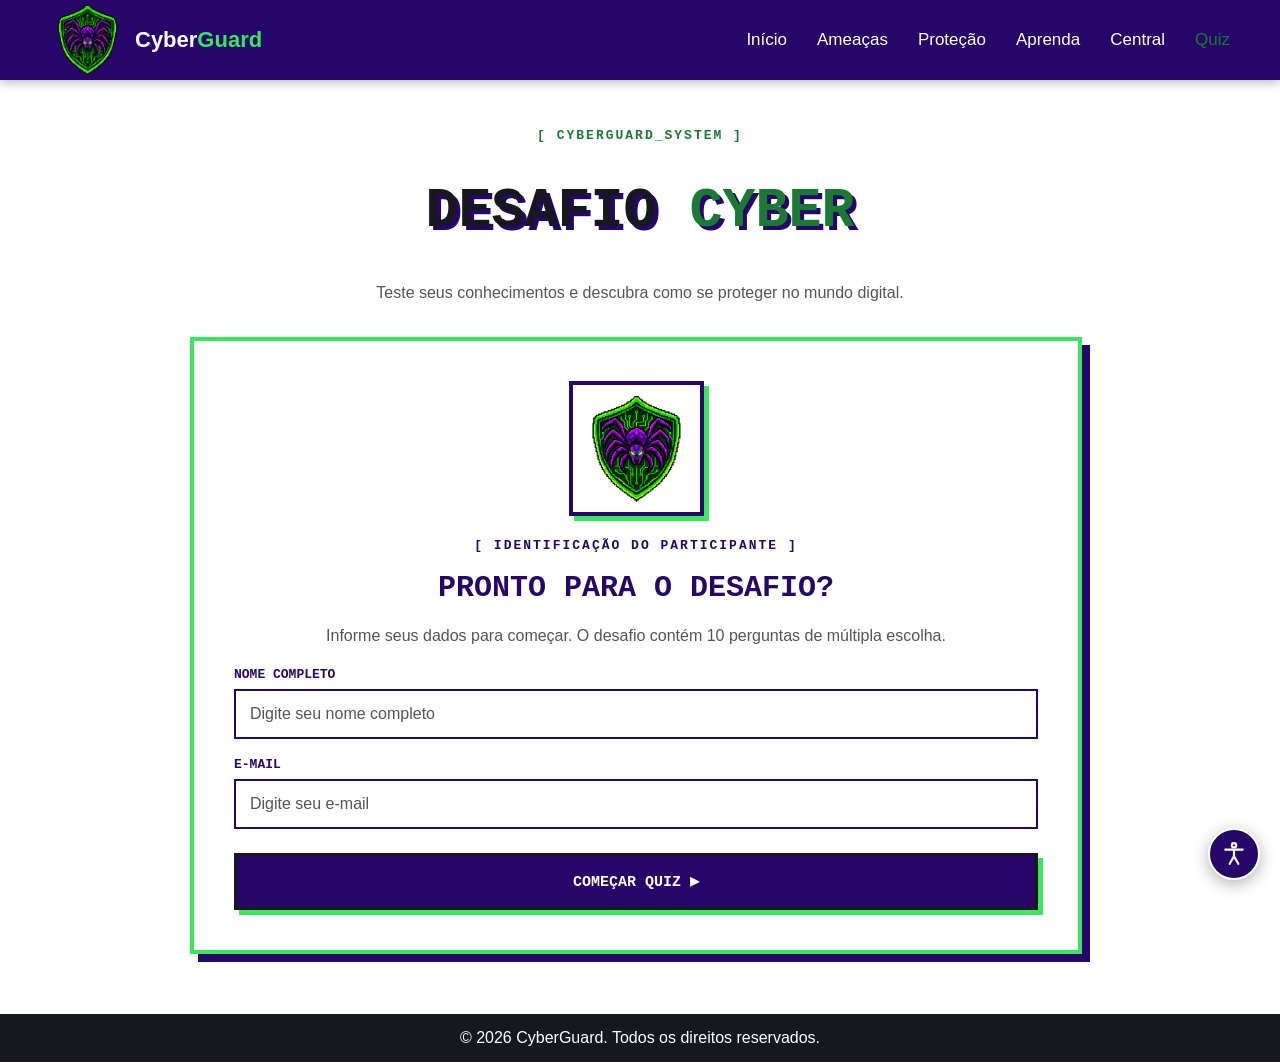
<file: src/quiz.html>
<!DOCTYPE html>
<html lang="pt-BR">
<head>
    <meta charset="UTF-8">
    <meta name="viewport" content="width=device-width, initial-scale=1.0">
    <meta name="description" content="Teste seus conhecimentos sobre segurança cibernética com o quiz CyberGuard.">
    <title>Quiz | CyberGuard</title>

    <link rel="stylesheet" href="../style.css">
    <link rel="icon" type="image/png" href="imagens/logo.png">
</head>

<body class="pagina-quiz">

<header>
    <nav class="menu-principal">
        <div class="marca">
            <img src="imagens/logo.png" alt="Logo CyberGuard" class="logo">
            <h3>
                <span class="nome-marca">Cyber</span><span class="nome-marca-destaque">Guard</span>
            </h3>
        </div>

        <ul class="links-menu">
            <li><a href="../index.html#inicio">Início</a></li>
            <li><a href="ameacas.html#ameacas">Ameaças</a></li>
            <li><a href="protecao.html#protecao">Proteção</a></li>
            <li><a href="aprenda.html#aprenda">Aprenda</a></li>
            <li><a href="central.html#central">Central</a></li>
            <li><a href="quiz.html#quiz" aria-current="page">Quiz</a></li>
        </ul>
    </nav>
</header>

<main id="quiz" class="conteudo-quiz">

    <div class="quiz-cabecalho">
        <span class="quiz-etiqueta">[ CYBERGUARD_SYSTEM ]</span>
        <h1>DESAFIO <span>CYBER</span></h1>
        <p>Teste seus conhecimentos e descubra como se proteger no mundo digital.</p>
    </div>

    <section id="quiz-inicio" class="quiz-painel" tabindex="-1">
        <img src="imagens/logo.png" alt="Logo CyberGuard" class="logo-quiz">

        <span class="quiz-etiqueta quiz-etiqueta-painel">
            [ IDENTIFICAÇÃO DO PARTICIPANTE ]
        </span>

        <h2>PRONTO PARA O DESAFIO?</h2>

        <p class="quiz-instrucao">
            Informe seus dados para começar.
            O desafio contém 10 perguntas de múltipla escolha.
        </p>

        <form id="quiz-form-inicio">
            <label class="quiz-campo" for="quiz-nome">NOME COMPLETO</label>
            <input class="entrada-quiz" id="quiz-nome" type="text"
                   placeholder="Digite seu nome completo" required autocomplete="name">

            <label class="quiz-campo" for="quiz-email">E-MAIL</label>
            <input class="entrada-quiz" id="quiz-email" type="email"
                   placeholder="Digite seu e-mail" required autocomplete="email">

            <p id="quiz-erro-inicio" class="quiz-erro" aria-live="polite"></p>

            <button class="quiz-botao" type="submit">COMEÇAR QUIZ ▶</button>
        </form>
    </section>

    <section id="quiz-perguntas" class="quiz-painel" tabindex="-1" hidden>
        <div class="status-quiz">
            <span>MISSÃO EM ANDAMENTO</span>
            <span id="quiz-contador">0/10</span>
        </div>

        <div class="quiz-trilho" id="quiz-progresso" role="progressbar"
             aria-label="Progresso do quiz" aria-valuemin="0" aria-valuemax="10" aria-valuenow="0">
            <div id="quiz-barra"></div>
        </div>

        <h2>RESPONDA AO DESAFIO</h2>
        <p id="quiz-saudacao" class="quiz-saudacao"></p>

        <form id="quiz-form-respostas">
            <div id="quiz-lista-perguntas"></div>

            <p id="quiz-erro-respostas" class="quiz-erro" aria-live="polite"></p>

            <button class="quiz-botao" type="submit">ENVIAR RESPOSTAS ▶</button>
        </form>
    </section>

    <section id="quiz-resultado" class="quiz-painel" tabindex="-1" hidden>
        <span class="quiz-etiqueta quiz-etiqueta-painel">
            [ RELATÓRIO FINAL ]
        </span>

        <h2>MISSÃO CONCLUÍDA!</h2>

        <p id="quiz-dados-participante"></p>

        <div class="quiz-pontuacao">
            <strong id="quiz-nota">0/10</strong>
            <span id="quiz-percentual">0%</span>
            <p id="quiz-feedback"></p>
        </div>

        <h2>REVISÃO DAS RESPOSTAS</h2>
        <div id="quiz-revisao"></div>

        <button id="quiz-refazer" class="quiz-botao" type="button">
            REFAZER QUIZ ↻
        </button>
    </section>

</main>

<footer class="rodape">
    <p>
        &copy; <span id="ano-copyright"></span>
        CyberGuard. Todos os direitos reservados.
    </p>
</footer>

<script src="../app.js"></script>

</body>
</html>
</file>
<file: style.css>
:root {
    color-scheme: light;
    --fundo: #ffffff;
    --texto: #171720;
    --texto-suave: #555555;
    --superficie: #ffffff;
    --superficie-alt: #f5f5f8;
    --primaria: #27066a;
    --destaque: #39e75f;
    --destaque-texto: #1a7a34;
    --menu: #27066a;
    --texto-menu: #ffffff;
    --rodape: #171720;
    --texto-rodape: #ffffff;
    --borda: #d9d9e3;
    --erro: #a00020;
    --sucesso: #1a7a34;
    --realce: #eaffef;
    --sombra: 0 2px 10px rgba(0, 0, 0, 0.08);
    --texto-destaque: #171720;
}

[data-tema="escuro"] {
    color-scheme: dark;
    --fundo: #0f0f14;
    --texto: #f2f2f7;
    --texto-suave: #c7c7d1;
    --superficie: #1a1a23;
    --superficie-alt: #22222d;
    --primaria: #a98bff;
    --destaque: #39e75f;
    --destaque-texto: #39e75f;
    --menu: #1a0b3d;
    --texto-menu: #ffffff;
    --rodape: #08080c;
    --texto-rodape: #ffffff;
    --borda: #3a3a4a;
    --erro: #ff8a9a;
    --sucesso: #39e75f;
    --realce: #26352b;
    --sombra: 0 2px 10px rgba(0, 0, 0, 0.5);
    --texto-destaque: #0f0f14;
}

[data-tema="contraste"] {
    color-scheme: dark;
    --fundo: #000000;
    --texto: #ffffff;
    --texto-suave: #ffffff;
    --superficie: #000000;
    --superficie-alt: #111111;
    --primaria: #ffff00;
    --destaque: #00ff00;
    --destaque-texto: #00ff00;
    --menu: #000000;
    --texto-menu: #ffffff;
    --rodape: #000000;
    --texto-rodape: #ffffff;
    --borda: #ffffff;
    --erro: #ff5555;
    --sucesso: #00ff00;
    --realce: #333300;
    --sombra: none;
    --texto-destaque: #000000;
}

* {
    box-sizing: border-box;
}

html {
    font-size: 100%;
}

body {
    margin: 0;
    font-family: 'Inter', Arial, sans-serif;
    background-color: var(--fundo);
    color: var(--texto);
}



.menu-principal {
    background-color: var(--menu);
    width: 100%;
    min-height: 80px;
    display: flex;
    justify-content: space-between;
    align-items: center;
    padding: 5px 50px;
    box-shadow: 0 2px 10px rgba(0, 0, 0, 0.3);
}

.logo {
    width: 75px;
    height: 70px;
    object-fit: contain;
}

.marca {
    display: flex;
    align-items: center;
    gap: 10px;
}

.nome-marca {
    color: var(--texto-menu);
    font-size: 22px;
    font-weight: bold;
}

.nome-marca-destaque {
    color: var(--destaque);
    font-size: 22px;
    font-weight: bold;
}

.links-menu {
    list-style: none;
    display: flex;
    gap: 30px;
    margin: 0;
    padding: 0;
}

.links-menu a {
    color: var(--texto-menu);
    text-decoration: none;
    font-size: 17px;
    transition: color 0.3s;
}

.links-menu a:hover {
    color: var(--destaque);
}



.destaque {
    max-width: 1400px;
    margin: 0 auto;
    padding: 65px 50px;

    display: grid;
    grid-template-columns: repeat(2, calc((100% - 40px) / 2));
    align-items: center;
    gap: 40px;
}

.conteudo-destaque {
    max-width: 600px;
}

.etiqueta-secao {
    color: var(--primaria);
    font-size: 14px;
    font-weight: 700;
    letter-spacing: 2px;
}

.titulo-principal {
    font-size: 42px;
    font-weight: 800;
    line-height: 1.15;
    margin: 15px 0 25px;
}

.titulo-principal span {
    color: var(--primaria);
    display: block;
}

.conteudo-destaque h2 {
    font-size: 25px;
    margin-bottom: 15px;
}

.texto-introducao {
    font-size: 17px;
    line-height: 1.7;
    color: var(--texto-suave);
    margin-bottom: 25px;
}


.imagem-destaque {
    display: flex;
    justify-content: flex-start;
    align-items: center;
}

.imagem-destaque img {
    width: 100%;
    max-width: 600px;
    height: auto;
    border-radius: 25px;
}

/* BOTÃO */

.botao-principal {
    display: inline-block;
    background-color: var(--primaria);
    color: var(--fundo);
    text-decoration: none;
    padding: 14px 25px;
    font-size: 16px;
    border-radius: 10px;
    transition: 0.3s;
}

.botao-principal:hover {
    background-color: var(--destaque);
    color: var(--texto-destaque);
}

/* SEÇÃO DE CARTÕES */

.secao-explorar {
    padding: 45px 50px;
    text-align: center;
    background-color: var(--superficie-alt);
}

.secao-explorar h2 {
    font-size: 30px;
}

.secao-explorar > p {
    color: var(--texto-suave);
    margin-bottom: 35px;
}

.cartoes {
    max-width: 1200px;
    margin: 0 auto;
    padding: 0 20px;

    display: grid;
    grid-template-columns: repeat(4, calc((100% - 60px) / 4));
    gap: 20px;
}

.cartao {
    background-color: var(--superficie);
    padding: 25px;
    border-radius: 12px;
    text-align: left;
    text-decoration: none;
    color: var(--texto);
    box-shadow: var(--sombra);
    transition: transform 0.3s;
}

.cartao:hover {
    transform: translateY(-5px);
}

.cartao h3 {
    color: var(--primaria);
}

.cartao p {
    color: var(--texto-suave);
    line-height: 1.5;
}

.cartao span {
    color: var(--primaria);
    font-weight: bold;
}

[data-tema="contraste"] .cartao {
    border: 2px solid var(--borda);
}

/* RODAPÉ */

.rodape {
    background-color: var(--rodape);
    color: var(--texto-rodape);
    text-align: center;
    padding: 15px;
}

.rodape p {
    margin: 0;
}



#protecao .botao-home,
#desafio-protecao .botao-home {
    background-color: #27066A;
    color: #ffffff;
    transition: background-color 180ms ease, color 180ms ease,
                box-shadow 180ms ease, transform 180ms ease;
}

#protecao .botao-home:hover,
#protecao .botao-home:focus-visible,
#desafio-protecao .botao-home:hover,
#desafio-protecao .botao-home:focus-visible {
    background-color: #1D054F;
    color: #ffffff;
    box-shadow: 0 6px 14px rgba(29, 5, 79, 0.28);
    transform: translateY(-2px);
}

#desafio-protecao button[aria-pressed="true"] {
    box-shadow: inset 0 0 0 3px #BCA5F5;
}




.aprenda .subtitulo,
#protecao .subtitulo {
    color: var(--primaria);
    font-size: 14px;
    font-weight: 700;
    letter-spacing: 2px;
}

.aprenda .titulo,
#protecao .titulo {
    margin: 15px 0 25px;
    font-size: 42px;
    font-weight: 800;
    line-height: 1.15;
}

.aprenda .titulo span,
#protecao .titulo span {
    display: block;
    color: var(--primaria);
}

.aprenda .texto-central,
#protecao .texto-central {
    color: var(--texto-suave);
    font-size: 17px;
    line-height: 1.7;
}

#protecao .hero {
    display: grid;
    grid-template-columns: repeat(2, calc((100% - 40px) / 2));
    align-items: center;
    gap: 40px;
    max-width: 1400px;
    margin: 0 auto;
    padding: 65px 50px;
}

#protecao .hero-conteudo {
    max-width: 600px;
}

#protecao .hero-imagem {
    display: flex;
    justify-content: center;
    min-width: 0;
}

#protecao .explorar {
    padding: 45px 50px;
    background: var(--superficie-alt);
    text-align: center;
}

#protecao .cards {
    display: grid;
    grid-template-columns: repeat(4, calc((100% - 60px) / 4));
    gap: 20px;
    max-width: 1200px;
    margin: 0 auto;
    padding: 0 20px;
}

.aprenda .card,
#protecao .card {
    min-width: 0;
    padding: 25px;
    border-radius: 12px;
    background: var(--superficie);
    color: var(--texto);
    box-shadow: var(--sombra);
    text-align: left;
}

.aprenda .card h3,
#protecao .card h3 {
    color: var(--primaria);
}

.aprenda .card p,
#protecao .card p {
    color: var(--texto-suave);
    line-height: 1.5;
}

.aprenda .botao-home,
#protecao .botao-home {
    display: inline-block;
    padding: 14px 25px;
    border: 0;
    border-radius: 10px;
    background: var(--primaria);
    color: #fff;
    font-size: 16px;
    text-decoration: none;
}

#protecao .escudo-atalho[hidden] {
    display: none;
}

#desafio-protecao.explorar {
    padding: 45px 50px;
    background: var(--superficie-alt);
    text-align: center;
}

#desafio-protecao > p {
    margin-bottom: 30px;
    color: var(--texto-suave);
}

#desafio-protecao .card {
    max-width: 720px;
    margin: 0 auto;
    padding: 32px;
    border-radius: 12px;
    background: var(--superficie);
    color: var(--texto);
    box-shadow: var(--sombra);
    text-align: left;
}

#desafio-protecao .card h3 {
    color: var(--primaria);
    line-height: 1.35;
}

#desafio-protecao .card p {
    color: var(--texto-suave);
    line-height: 1.6;
}

#desafio-protecao .botao-home {
    display: block;
    width: 100%;
    min-height: 48px;
    padding: 12px 16px;
    border: 1px solid var(--borda);
    border-radius: 8px;
    font: inherit;
    line-height: 1.45;
    cursor: pointer;
}

#desafio-protecao #proximo-cenario,
#desafio-protecao #reiniciar-desafio {
    margin-top: 12px;
    text-align: center;
}

#desafio-protecao .opcoes button {
    text-align: left;
}

#desafio-protecao .opcoes button:hover,
#desafio-protecao .opcoes button:focus-visible {
    background: #1D054F;
    color: #fff;
}

#desafio-protecao .opcoes button[aria-pressed="true"] {
    border-color: #BCA5F5;
    box-shadow: inset 0 0 0 2px #BCA5F5;
}

#desafio-protecao [role="status"] {
    min-height: 3em;
}





.pagina-quiz {
    background: var(--fundo);
    color: var(--texto);
    min-height: 100vh;
}

.pagina-quiz .menu-principal {
    display: flex;
    align-items: center;
    justify-content: space-between;
    flex-wrap: wrap;
    gap: 15px;
}

.pagina-quiz .marca {
    display: flex;
    align-items: center;
    gap: 10px;
}

.pagina-quiz .marca img {
    display: block;
    width: 75px;
    height: 70px;
    object-fit: contain;
}

.pagina-quiz .marca h3 {
    margin: 0;
}

.pagina-quiz .links-menu a[aria-current="page"] {
    color: var(--destaque-texto);
}

.conteudo-quiz {
    width: min(900px, 94%);
    margin: 45px auto 60px;
}

.quiz-cabecalho {
    text-align: center;
    margin-bottom: 32px;
}

.quiz-etiqueta {
    color: var(--destaque-texto);
    font: bold 13px monospace;
    letter-spacing: 2px;
}

.quiz-etiqueta-painel {
    color: var(--primaria);
    display: block;
    text-align: center;
}

.quiz-cabecalho h1 {
    color: var(--texto);
    font: 900 55px monospace;
    text-shadow: 4px 4px var(--primaria);
}

.quiz-cabecalho h1 span {
    color: var(--destaque-texto);
}

.quiz-cabecalho p {
    color: var(--texto-suave);
    line-height: 1.6;
}

.quiz-painel {
    background: var(--superficie);
    color: var(--texto);
    border: 4px solid var(--destaque);
    padding: 40px;
    box-shadow: 8px 8px var(--primaria);
    margin: 0 8px 12px 0;
}

.quiz-painel[hidden] {
    display: none !important;
}

.logo-quiz {
    display: block;
    width: 135px;
    height: 135px;
    padding: 7px;
    margin: 0 auto 22px;
    background: var(--fundo);
    border: 4px solid var(--primaria);
    box-shadow: 5px 5px var(--destaque);
    object-fit: contain;
}

.quiz-painel h2 {
    text-align: center;
    color: var(--primaria);
    font: bold 30px monospace;
    margin: 18px 0;
}

.quiz-instrucao {
    text-align: center;
    color: var(--texto-suave);
    line-height: 1.6;
}

.quiz-campo {
    display: block;
    margin: 18px 0 7px;
    color: var(--primaria);
    font: bold 13px monospace;
}

.entrada-quiz {
    width: 100%;
    padding: 14px;
    border: 2px solid var(--primaria);
    border-radius: 0;
    background: var(--superficie);
    color: var(--texto);
    font: inherit;
}

.entrada-quiz::placeholder {
    color: var(--texto-suave);
}

.entrada-quiz:focus {
    outline: 3px solid var(--destaque);
    outline-offset: 2px;
}

.quiz-botao {
    display: block;
    width: 100%;
    margin-top: 24px;
    padding: 16px;
    background: var(--primaria);
    color: var(--fundo);
    border: 3px solid var(--texto);
    box-shadow: 5px 5px var(--destaque);
    font: bold 15px monospace;
    cursor: pointer;
}

.quiz-botao:hover {
    background: var(--destaque);
    color: var(--texto-destaque);
}

.quiz-erro {
    color: var(--erro);
    font-weight: bold;
    text-align: center;
}

.status-quiz {
    display: flex;
    justify-content: space-between;
    color: var(--primaria);
    font: bold 13px monospace;
}

.quiz-trilho {
    height: 13px;
    border: 2px solid var(--primaria);
    margin: 12px 0 25px;
}

#quiz-barra {
    width: 0;
    height: 100%;
    background: var(--destaque);
    transition: width .2s;
}

.quiz-saudacao {
    color: var(--texto-suave);
    text-align: center;
}

.quiz-pergunta {
    border: 2px solid var(--primaria);
    border-left: 7px solid var(--destaque);
    padding: 16px;
    margin: 22px 0;
    min-width: 0;
}

.quiz-pergunta legend {
    padding: 0 7px;
    color: var(--primaria);
    font-weight: bold;
    line-height: 1.5;
}

.quiz-opcao {
    display: flex;
    align-items: flex-start;
    gap: 10px;
    padding: 12px;
    margin: 8px 0;
    background: var(--superficie-alt);
    color: var(--texto);
    cursor: pointer;
    line-height: 1.5;
}

.quiz-opcao:hover {
    background: var(--realce);
}

.quiz-opcao input {
    margin-top: 4px;
    accent-color: var(--primaria);
}

.quiz-pontuacao {
    background: var(--superficie-alt);
    color: var(--texto);
    text-align: center;
    padding: 24px;
    border: 4px solid var(--destaque);
    margin: 25px 0;
}

#quiz-nota {
    display: block;
    color: var(--destaque-texto);
    font: bold 55px monospace;
}

#quiz-percentual {
    font-size: 22px;
    font-weight: bold;
}

.quiz-revisao {
    padding: 14px;
    margin: 13px 0;
    border: 2px solid var(--primaria);
    line-height: 1.5;
}

.quiz-correta {
    border-left: 7px solid var(--sucesso);
}

.quiz-incorreta {
    border-left: 7px solid var(--erro);
}

.pagina-quiz .rodape {
    margin-top: 40px;
}





.acessibilidade {
    position: fixed;
    right: 20px;
    bottom: calc(20px + env(safe-area-inset-bottom));
    z-index: 1000;
}

.botao-acessibilidade {
    width: 52px;
    height: 52px;
    border-radius: 50%;
    border: 2px solid var(--superficie);
    background: var(--primaria);
    color: var(--superficie);
    display: flex;
    align-items: center;
    justify-content: center;
    cursor: pointer;
    box-shadow: 0 4px 16px rgba(0, 0, 0, 0.3);
}

.botao-acessibilidade svg {
    display: block;
}

.painel-acessibilidade {
    position: fixed;
    right: 20px;
    bottom: calc(84px + env(safe-area-inset-bottom));
    width: 320px;
    max-width: calc(100% - 40px);
    max-height: min(70vh, 560px);
    overflow-y: auto;
    background: var(--superficie);
    color: var(--texto);
    border: 2px solid var(--primaria);
    border-radius: 12px;
    padding: 16px;
    box-shadow: 0 10px 30px rgba(0, 0, 0, 0.25);
}

.painel-acessibilidade[hidden] {
    display: none;
}

.painel-acessibilidade h2 {
    margin: 0 0 14px;
    color: var(--primaria);
    font-size: 18px;
}

.grupo-acessibilidade {
    padding: 12px 0;
    border-top: 1px solid var(--borda);
}

.rotulo-grupo {
    display: block;
    margin-bottom: 8px;
    font-size: 13px;
    font-weight: bold;
}

.linha-botoes {
    display: flex;
    flex-wrap: wrap;
    align-items: center;
    gap: 6px;
}

.botao-fonte,
.botao-tema,
.botao-opcao,
.botao-restaurar {
    border: 1px solid var(--borda);
    background: var(--superficie-alt);
    color: var(--texto);
    font: inherit;
    cursor: pointer;
}

.botao-fonte {
    width: 36px;
    height: 36px;
    font-weight: bold;
}

.botao-tema {
    padding: 7px 10px;
    font-size: 13px;
}

.botao-opcao {
    width: 100%;
    margin-top: 6px;
    padding: 10px;
    text-align: left;
    font-size: 14px;
}

.botao-tema[aria-pressed="true"],
.botao-opcao[aria-pressed="true"] {
    background: var(--primaria);
    color: var(--fundo);
    border-color: var(--primaria);
}

.botao-restaurar {
    width: 100%;
    margin-top: 12px;
    padding: 10px;
    font-size: 14px;
}

.valor-fonte {
    margin-left: auto;
    font-size: 13px;
    font-weight: bold;
}

a:focus-visible,
button:focus-visible,
input:focus-visible,
.cartao:focus-visible {
    outline: 3px solid var(--destaque);
    outline-offset: 2px;
}



html.texto-espacado body {
    line-height: 1.9;
}

html.texto-espacado p,
html.texto-espacado li,
html.texto-espacado label,
html.texto-espacado legend,
html.texto-espacado .quiz-revisao {
    line-height: 1.9 !important;
}

html.movimento-reduzido *,
html.movimento-reduzido *::before,
html.movimento-reduzido *::after {
    animation-duration: 0.01ms !important;
    animation-iteration-count: 1 !important;
    transition-duration: 0.01ms !important;
    scroll-behavior: auto !important;
}

html.links-destacados a {
    text-decoration: underline !important;
    text-underline-offset: 3px;
    outline: 2px solid var(--destaque);
    outline-offset: 2px;
}




.pagina-central .links-menu a[aria-current="page"] {
    color: var(--destaque);
    text-decoration: underline;
    text-underline-offset: 6px;
}

.central-topo,
.central-ajuda {
    background: var(--menu);
    color: var(--texto-menu);
    border: 1px solid var(--borda);
}

.central-topo {
    padding: 54px 0;
}

.central-ajuda {
    margin: 0 0 36px;
    padding: 26px;
    border-radius: 16px;
}

.central-ajuda h2 {
    margin: 0 0 8px;
}

.central-ajuda p {
    margin: 0 0 16px;
    line-height: 1.6;
}

.central-limite {
    max-width: 1150px;
    margin: 0 auto;
    padding: 0 24px;
}

.central-topo h1 {
    margin: 0 0 12px;
    font-size: 42px;
}

.central-topo p {
    max-width: 56ch;
}

.central-topo .botao-principal {
    margin-top: 8px;
}

.central-topo .botao-principal,
.central-ajuda .botao-principal {
    background: var(--destaque);
    color: var(--texto-destaque);
    font-weight: bold;
}

.central-topo .botao-principal:hover,
.central-ajuda .botao-principal:hover {
    text-decoration: underline;
}

.central-secao {
    padding-top: 36px;
    padding-bottom: 36px;
}

.central-secao + .central-secao {
    border-top: 1px solid var(--borda);
}

.central-secao h2 {
    margin: 0 0 16px;
    color: var(--primaria);
}

.central-secao p,
.central-secao li,
.central-topo p {
    line-height: 1.6;
}

.central-casos {
    display: grid;
    grid-template-columns: repeat(2, calc((100% - 16px) / 2));
    align-items: start;
    gap: 16px;
}

.central-casos .cartao {
    border: 1px solid var(--borda);
    transition: none;
}

.central-casos .cartao:hover {
    transform: none;
}

.central-casos h3 {
    margin: 0 0 8px;
}

.central-casos ol {
    padding-left: 20px;
}

.central-casos li + li {
    margin-top: 8px;
}

.central-primeiros-passos {
    border-left: 4px solid var(--sucesso);
    background: var(--realce);
    padding: 12px 16px;
    margin: 0 0 20px;
}

.central-secao summary {
    color: var(--primaria);
    cursor: pointer;
    font-weight: bold;
}

.central-secao summary:focus-visible {
    outline: 2px solid var(--primaria);
    outline-offset: 3px;
}

.central-secao a {
    color: var(--primaria);
    text-underline-offset: 3px;
}

.central-faq details {
    border-bottom: 1px solid var(--borda);
    padding: 14px 0;
}

.central-faq details p {
    margin: 10px 0 0;
}
</file>
